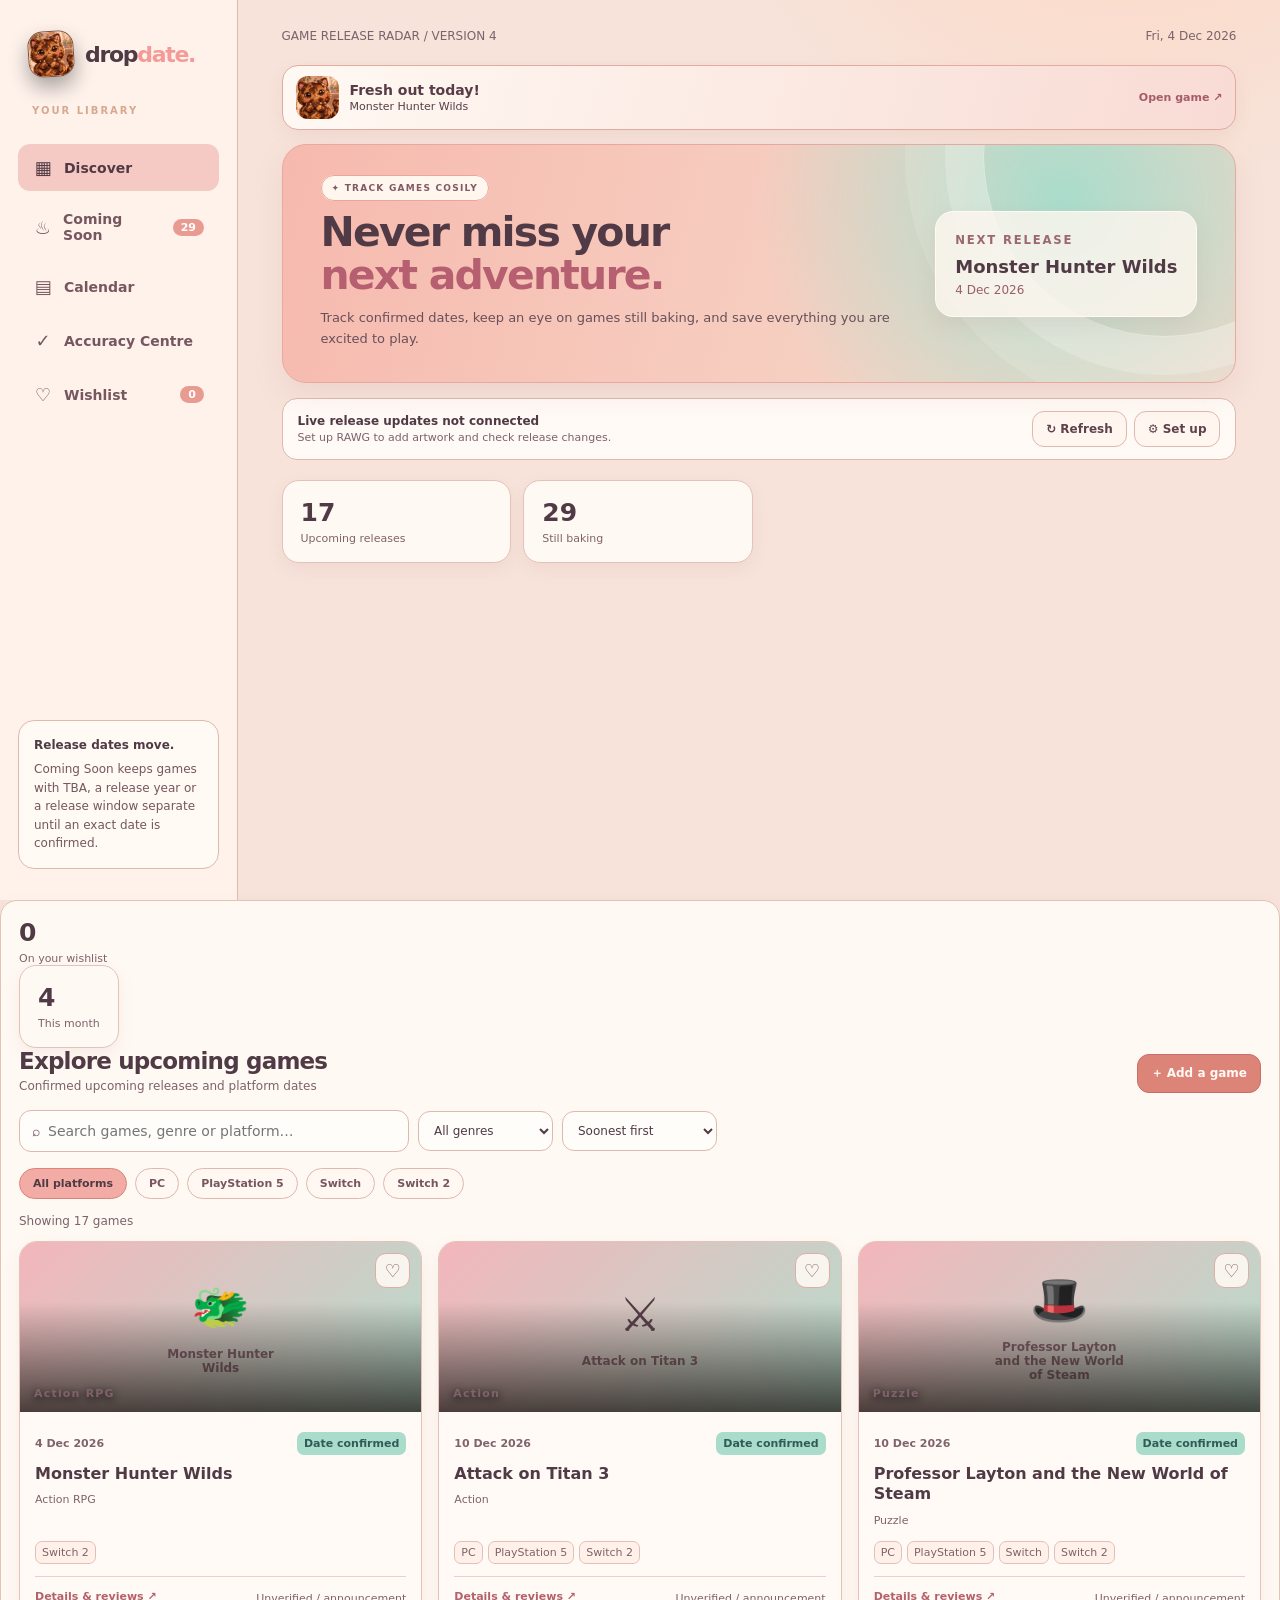
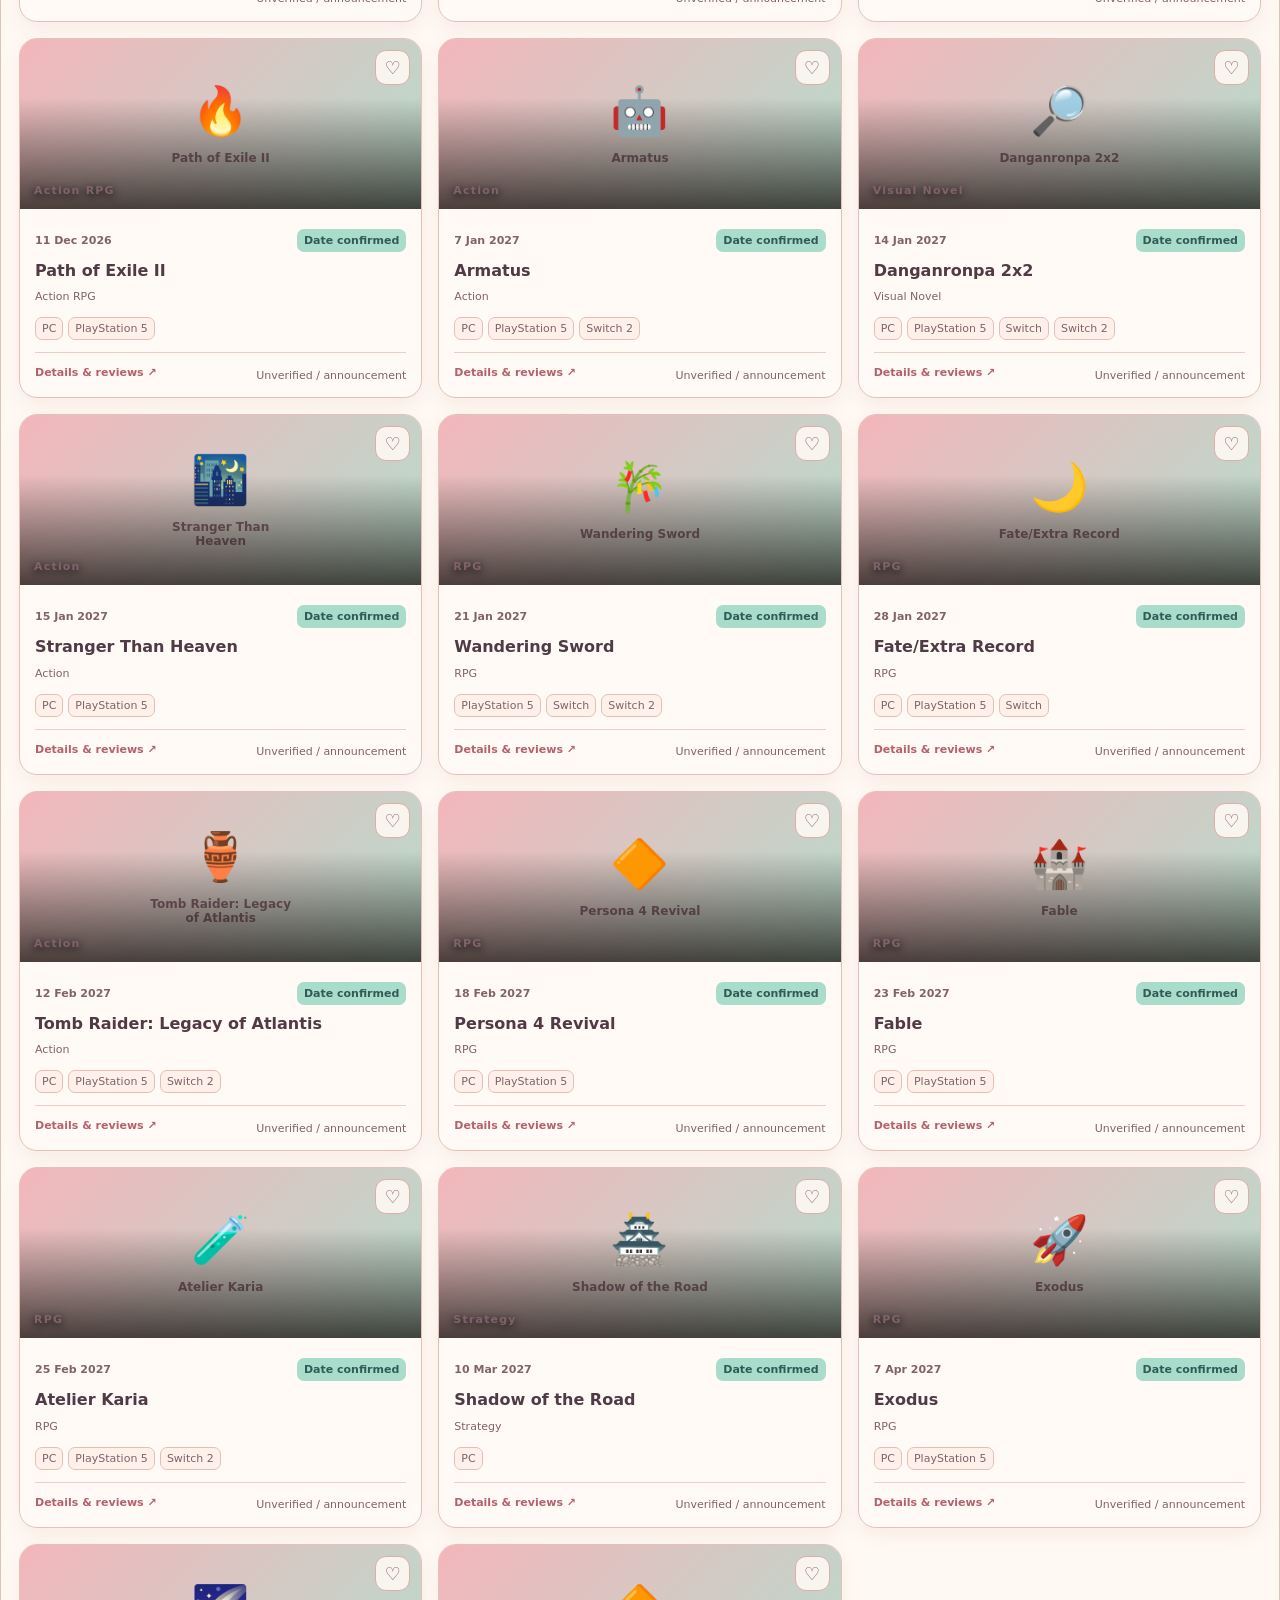
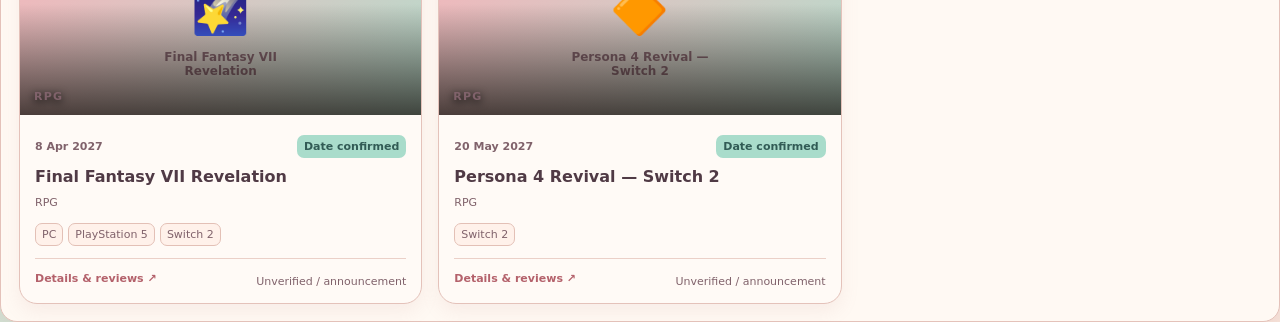
<file: index.html>
<!doctype html>
<html lang="en-GB">
<head>
<meta charset="utf-8"><meta name="viewport" content="width=device-width,initial-scale=1,viewport-fit=cover"><meta name="theme-color" content="#5b3d4a"><meta name="description" content="Dropdate — cosy game release tracker with Coming Soon."><title>Dropdate — Game Release Tracker</title>
<link rel="manifest" href="./manifest.webmanifest"><link rel="icon" href="./icon-192.png" sizes="192x192">
<style>
:root{color-scheme:dark;--bg:#24120c;--panel:#341d15;--panel2:#45261a;--stroke:#6b4435;--ink:#fff1e4;--muted:#d2b09b;--peach:#f6c8aa;--caramel:#d69269;--cream:#fff1e4;--mint:#f0b997}*{box-sizing:border-box}html{scroll-behavior:smooth}body{margin:0;background:radial-gradient(circle at 90% -4%,#9a5938 0,transparent 29rem),radial-gradient(circle at -12% 110%,#6a3019 0,transparent 25rem),var(--bg);color:var(--ink);font:14px Inter,ui-sans-serif,system-ui,-apple-system,"Segoe UI",sans-serif}button,input,select,textarea{font:inherit}button{cursor:pointer}button:disabled{opacity:.55;cursor:not-allowed}button:focus-visible,input:focus-visible,select:focus-visible{outline:2px solid var(--mint);outline-offset:3px}.shell{max-width:1450px;margin:auto;display:grid;grid-template-columns:238px minmax(0,1fr);min-height:100vh}.sidebar{border-right:1px solid var(--stroke);padding:31px 18px;position:sticky;top:0;height:100vh;display:flex;flex-direction:column;gap:28px}.brand{display:flex;gap:11px;align-items:center;color:inherit;text-decoration:none;padding:0 10px}.brandmark{width:46px;height:46px;border-radius:15px;overflow:hidden;border:1px solid #7d503d;transform:rotate(-4deg);box-shadow:0 10px 20px #0005}.brandmark img{width:100%;height:100%;object-fit:cover}.brandname{font-weight:900;font-size:22px;letter-spacing:-1.3px}.brandname em{color:var(--peach);font-style:normal}.eyebrow{font-size:10px;font-weight:850;letter-spacing:2px;color:#d7a98f;text-transform:uppercase;padding:0 14px}.nav{display:grid;gap:7px}.nav button{border:0;background:transparent;color:#edc9b5;width:100%;border-radius:12px;padding:13px 15px;text-align:left;font-weight:750;display:flex;gap:11px;align-items:center}.nav button:hover,.nav button.active{background:#5a3425;color:#fff}.nav-icon{width:20px;text-align:center;font-size:18px}.nav-count{margin-left:auto;background:#7d4b35;border-radius:99px;padding:2px 8px;font-size:11px}.side-note{margin-top:auto;border:1px solid var(--stroke);border-radius:16px;padding:15px;background:#2d1a13;color:#edd1bf;font-size:12px;line-height:1.55}.side-note strong{display:block;color:#fff5ed;margin-bottom:5px}.main{padding:29px clamp(18px,3.4vw,52px) 45px;min-width:0}.topline{display:flex;justify-content:space-between;gap:12px;color:var(--muted);font-size:12px;margin-bottom:22px}.hero{border:1px solid #8b5d48;min-height:214px;border-radius:24px;background:radial-gradient(circle at 82% 24%,#d69269 0,transparent 36%),linear-gradient(105deg,#4f2a1c,#2d1710 74%);padding:33px 38px;display:flex;align-items:center;justify-content:space-between;gap:20px;overflow:hidden;position:relative}.hero:after{content:"";position:absolute;width:360px;height:360px;border:1px solid #fff3eb28;border-radius:50%;right:-110px;top:-170px;box-shadow:0 0 0 38px #fff3eb0a,0 0 0 78px #fff3eb08}.hero-copy{position:relative;z-index:1;max-width:570px}.pill{background:#6f3d26;border:1px solid #c58967;border-radius:99px;padding:7px 10px;font-size:9px;letter-spacing:1.25px;font-weight:850}.hero h1{font-size:clamp(30px,4vw,51px);letter-spacing:-1.8px;line-height:1.06;margin:17px 0 10px}.hero h1 span{color:#ffd1b4}.hero p{line-height:1.6;color:#f3dccd;margin:0;font-size:13px}.hero-next{position:relative;z-index:1;min-width:210px;border:1px solid #f8d5bf35;background:#3a1f16c8;border-radius:18px;padding:19px}.hero-next small{color:#f0cfbc;text-transform:uppercase;letter-spacing:1.8px;font-weight:800}.hero-next b{display:block;margin:9px 0 4px;font-size:18px}.hero-next span{font-size:12px;color:#ffd5bd}.sync{display:flex;justify-content:space-between;align-items:center;gap:12px;flex-wrap:wrap;background:#2d1a13;border:1px solid var(--stroke);border-radius:15px;margin:15px 0;padding:12px 15px}.sync strong{display:block;font-size:12px}.sync span{display:block;color:var(--muted);font-size:11px;margin-top:3px}.sync-actions{display:flex;gap:7px}.btn{border:1px solid var(--stroke);background:#3b2118;color:#fff2e8;border-radius:12px;padding:10px 13px;font-size:12px;font-weight:800}.btn:hover{border-color:var(--caramel)}.btn.primary{background:var(--caramel);border-color:#ecb18c;color:#2b140c}.stats{display:grid;grid-template-columns:repeat(4,minmax(0,1fr));gap:12px;margin:20px 0 28px}.stat{background:var(--panel);border:1px solid #5e3c2e;border-radius:17px;padding:17px 18px;color:inherit;text-align:left}.stat:hover,.stat.active{border-color:var(--caramel);background:#45261a}.stat b{display:block;font-size:25px}.stat span{font-size:11px;color:#e9cdbc;display:block;margin-top:5px}.section-head{display:flex;justify-content:space-between;align-items:end;gap:13px;flex-wrap:wrap;margin-bottom:17px}.section-head h2{margin:0;font-size:23px;letter-spacing:-.8px}.section-head p{color:var(--muted);font-size:12px;margin:5px 0 0}.toolbar{display:flex;gap:9px;align-items:center;flex-wrap:wrap;margin-bottom:12px}.search{display:flex;align-items:center;gap:8px;flex:1;min-width:190px;max-width:390px;background:var(--panel);border:1px solid var(--stroke);border-radius:12px;padding:0 12px}.search input{flex:1;min-width:0;border:0;background:transparent;color:var(--ink);padding:12px 0;outline:none}.select{border:1px solid var(--stroke);background:var(--panel);border-radius:12px;color:var(--ink);padding:11px 28px 11px 11px;font-size:12px}.chips{display:flex;gap:8px;overflow-x:auto;padding:4px 0 15px}.chip{white-space:nowrap;border:1px solid #6f4636;border-radius:99px;background:#2d1a13;color:#f1d5c3;padding:8px 13px;font-size:11px;font-weight:800}.chip.active{background:#754730;border-color:#ecb18c;color:#fff}.results{font-size:12px;color:var(--muted);margin:0 0 13px}.card-grid{display:grid;grid-template-columns:repeat(3,minmax(0,1fr));gap:16px}.game{background:#2e1a13;border:1px solid #5d3a2b;border-radius:18px;overflow:hidden;display:flex;flex-direction:column;min-width:0}.game:hover{border-color:var(--caramel);transform:translateY(-2px)}.art{height:170px;position:relative;overflow:hidden;display:grid;place-items:center;background:linear-gradient(140deg,#794252,#35213c)}.art img{position:absolute;inset:0;width:100%;height:100%;object-fit:cover}.art:after{content:"";position:absolute;inset:35% 0 0;background:linear-gradient(transparent,#120b08b9)}.art i{font-size:56px;font-style:normal;z-index:1}.art-label{position:absolute;left:14px;bottom:12px;z-index:2;font-size:10px;letter-spacing:1.2px;font-weight:850;text-shadow:0 2px 8px #000}.save{position:absolute;z-index:3;top:11px;right:11px;border:1px solid #fff8;background:#24130dbb;color:#fff;width:35px;height:35px;border-radius:11px;font-size:18px}.save.saved{background:#8a3811;color:#fff0e5}.game-body{padding:15px;display:flex;flex-direction:column;gap:9px;flex:1}.meta{display:flex;justify-content:space-between;gap:7px;align-items:center}.date{font-size:11px;color:#ffd0b0;font-weight:850}.status{font-size:9px;border-radius:7px;padding:5px 7px;background:#5c3426;color:#fff0e6;font-weight:850;white-space:nowrap}.status.confirmed{background:var(--peach);color:#2b140c}.game h3{margin:0;font-size:16px;line-height:1.28}.genre{font-size:11px;color:#d2b09b}.platforms{display:flex;gap:5px;flex-wrap:wrap;margin-top:auto}.platform{font-size:10px;background:#4a2a1d;border:1px solid #6f4636;border-radius:7px;padding:4px 6px}.details{border-top:1px solid #5d3a2b;margin-top:3px;padding-top:10px;display:flex;justify-content:space-between;align-items:center}.more{border:0;background:transparent;color:#ffd0b0;padding:3px 0;font-size:11px;font-weight:800}.reliability{font-size:10px;color:#d8b7a2}.baking{display:grid;grid-template-columns:minmax(0,1fr) 170px;gap:18px;align-items:center;border:1px solid #9b6349;border-radius:21px;padding:19px 23px;margin-bottom:18px;background:linear-gradient(110deg,#542e1e,#342018)}.baking h3{font-size:21px;margin:0 0 6px}.baking p{color:#f0d4c1;font-size:12px;line-height:1.55;margin:0}.baking img{width:145px;justify-self:end;filter:drop-shadow(0 10px 16px #0007)}.empty{border:1px dashed #815846;border-radius:18px;padding:42px 16px;text-align:center;color:var(--muted)}.empty img{width:88px;display:block;margin:0 auto 8px}.empty strong{display:block;color:var(--ink);font-size:17px;margin:8px}.calendar{border:1px solid var(--stroke);border-radius:17px;overflow:auto;background:var(--panel)}.week,.days{display:grid;grid-template-columns:repeat(7,minmax(90px,1fr))}.week span{padding:12px 3px;text-align:center;background:var(--panel2);font-size:11px;font-weight:800}.calday{min-height:104px;text-align:left;padding:8px;background:#2e1a13;color:#fff0e5;border:0;border-right:1px solid #5d3b2e;border-top:1px solid #5d3b2e}.calday.out{background:#24130d;color:#927565}.event{display:block;max-width:100%;font-size:9px;background:#ecb18c;color:#2b140c;border-radius:5px;padding:4px;margin-top:5px;overflow:hidden;text-overflow:ellipsis;white-space:nowrap}.modal-bg{position:fixed;inset:0;background:#080910ca;z-index:40;display:grid;place-items:center;padding:16px}.modal{background:#341d15;border:1px solid #8b5c47;border-radius:22px;padding:23px;width:min(100%,540px);max-height:92vh;overflow:auto}.modal h2{margin:0;font-size:23px}.modal p{color:#f1d2bf;font-size:12px;line-height:1.55}.modal-top{display:flex;justify-content:space-between;align-items:center}.close{border:0;background:transparent;color:#fff;font-size:24px}.field{display:grid;gap:6px;margin:13px 0}.field label{font-size:11px;font-weight:850;color:#ffe7d6}.field input,.field select,.field textarea{width:100%;background:#24130d;border:1px solid #6c4535;border-radius:11px;padding:11px;color:#fff}.check-row{display:flex;gap:7px;flex-wrap:wrap}.check-row label{border:1px solid #6c4535;border-radius:8px;padding:7px;font-size:11px}.modal-actions{display:flex;justify-content:flex-end;gap:8px;margin-top:18px}.toast{position:fixed;z-index:90;right:20px;bottom:20px;background:var(--peach);color:#2b140c;border-radius:12px;padding:13px 16px;box-shadow:0 10px 35px #0008;font-weight:850;font-size:12px;max-width:290px}.detail-art{height:160px;border-radius:16px;overflow:hidden;position:relative;display:grid;place-items:center;background:#532e3e;font-size:60px}.detail-art img{position:absolute;inset:0;width:100%;height:100%;object-fit:cover}.detail-row{display:flex;justify-content:space-between;gap:14px;border-bottom:1px solid #5d3a2b;padding:9px 0;font-size:12px}.detail-row span:first-child{color:#e6c4ae}.detail-row span:last-child{text-align:right;font-weight:750}@media(max-width:1050px){.shell{grid-template-columns:190px minmax(0,1fr)}.card-grid{grid-template-columns:repeat(2,minmax(0,1fr))}}@media(max-width:760px){.shell{display:block}.sidebar{z-index:15;position:sticky;top:0;height:auto;padding:10px 15px;background:#2a160ff5;backdrop-filter:blur(14px);flex-direction:row;align-items:center;justify-content:space-between;border-right:0;border-bottom:1px solid var(--stroke);gap:5px}.brand{padding:0}.brandmark{width:35px;height:35px;border-radius:11px}.brandname{font-size:19px}.eyebrow,.side-note{display:none}.nav{display:flex;gap:3px}.nav button{font-size:0;padding:10px 9px;gap:0}.nav-icon{font-size:18px}.nav-count{font-size:9px;margin-left:2px;padding:1px 5px}.main{padding:17px 15px 36px}.topline{margin-bottom:14px}.hero{display:block;padding:21px;min-height:auto}.hero h1{font-size:34px}.hero-next{margin-top:18px;min-width:0}.stats{grid-template-columns:repeat(2,minmax(0,1fr));margin:14px 0 23px}.card-grid{gap:10px}.art{height:130px}.game-body{padding:12px}.game h3{font-size:14px}.baking{grid-template-columns:1fr;padding:17px}.baking img{justify-self:start;width:95px;order:-1}.search{max-width:none;flex-basis:100%}.select{flex:1}.week,.days{min-width:630px}}@media(max-width:370px){.card-grid{grid-template-columns:1fr}.art{height:150px}}

/* Pastel cosy room palette */:root{color-scheme:light;--bg:#f7e3da;--panel:#fff9f3;--panel2:#fae4de;--stroke:#dfb8ae;--ink:#503a45;--muted:#7c626c;--peach:#f49b99;--caramel:#dc8477;--cream:#fffaf4;--mint:#9fd6c5}body{background:radial-gradient(circle at 88% -7%,#ffd5be 0,transparent 28rem),radial-gradient(circle at -10% 105%,#a9dccb 0,transparent 26rem),var(--bg)}.sidebar{background:#fff5efcc;border-color:#dfb8ae}.nav button{color:#76565f}.nav button:hover,.nav button.active{background:#f5cac4;color:#513a43}.nav-count{background:#e99b92;color:#fff}.side-note{background:#fffaf4;color:#76565f}.side-note strong{color:#503a45}.hero{border-color:#e7a99f;background:radial-gradient(circle at 82% 24%,#a9dccb 0,transparent 38%),linear-gradient(105deg,#f7b9ae,#f6d6c7 74%);color:#503a45;box-shadow:0 12px 28px #be8d8a2b}.hero:after{border-color:#fffaf484;box-shadow:0 0 0 38px #fffaf438,0 0 0 78px #fffaf420}.pill{background:#fff6ee;border-color:#eaa69e;color:#815866}.hero h1 span{color:#b65f70}.hero p{color:#684f59}.hero-next{border-color:#fffaf4;background:#fff8f0c9;box-shadow:0 8px 20px #b9827b24}.hero-next small{color:#9b6871}.hero-next span{color:#9b5f69}.sync{background:#fffaf6;border-color:#dfb8ae}.btn{background:#fff6f0;border-color:#dfb8ae;color:#5d424b}.btn.primary{background:var(--caramel);border-color:#c96d6e;color:#fffaf4}.stat{border-color:#e4c2ba;background:var(--panel);box-shadow:0 6px 15px #bc8d8820}.stat:hover,.stat.active{border-color:#dc8477;background:#fff0eb}.stat span{color:#80626b}.search,.select{background:#fffdf9;border-color:#dfb8ae}.chip{background:#fff8f2;border-color:#dfb8ae;color:#76565f}.chip.active{background:#f2aca5;border-color:#dc8477;color:#513a43}.game{background:#fffaf6;border-color:#e4c2ba;box-shadow:0 8px 18px #bc8d881c}.art{background:linear-gradient(140deg,#f4b3bb,#b9ddd0)}.save{background:#fffaf4df;border-color:#dcaea7;color:#875967}.save.saved{background:#d87573;color:#fffaf4}.date,.more{color:#b4616b}.status{background:#f6d4cb;color:#6e4b55}.status.confirmed{background:#a9dccb;color:#315b55}.genre{color:#80626b}.platform{background:#fff1ea;border-color:#e3c0b6;color:#73535c}.details{border-color:#ebd0c8}.baking{border-color:#e6aba1;background:linear-gradient(110deg,#f8c4b8,#f8e4d7);box-shadow:0 10px 22px #bd888122}.baking p{color:#72535c}.empty{border-color:#d9ada6;background:#fff8f3}.calendar{border-color:#dfb8ae;background:var(--panel)}.week span{background:#f8ddd8}.calday{background:#fffdf9;color:#503a45;border-color:#ebd0c8}.calday.out{background:#faeee8;color:#b38f90}.event{background:#f4aaa1;color:#513a43}.modal-bg{background:#4b3541a8}.modal{background:#fff9f3;border-color:#e7a99f;color:#503a45}.modal p{color:#72535c}.close{color:#503a45}.field label{color:#76505b}.field input,.field select,.field textarea{background:#fffdf9;border-color:#dfb8ae;color:#503a45}.check-row label{border-color:#dfb8ae}.detail-row{border-color:#ebd0c8}.detail-row span:first-child{color:#9b6972}.toast{background:#a9dccb;color:#315b55;box-shadow:0 10px 35px #9a6d6a44}@media(max-width:760px){.sidebar{background:#fff5eff2}}
/* Version 4 discovery refinements */
.hero h1{font-size:clamp(26px,3.2vw,42px)}#releaseDay{margin-bottom:14px}.release-day{width:100%;border:1px solid #e3aaa0;background:linear-gradient(105deg,#fff9f3,#f8dbd4);border-radius:16px;padding:10px 13px;display:flex;align-items:center;gap:11px;text-align:left;color:#573c47;box-shadow:0 6px 15px #bc8d8820}.release-day:hover{border-color:#dc8477}.release-day img{width:43px;height:43px;border-radius:12px;object-fit:cover;background:#f2b7b1}.release-day span{display:grid;gap:2px;min-width:0}.release-day strong{font-size:14px}.release-day small{font-size:11px;white-space:nowrap;overflow:hidden;text-overflow:ellipsis}.release-day b{margin-left:auto;font-size:11px;white-space:nowrap;color:#a65c67}.game{cursor:pointer}.game:focus-visible{outline:3px solid var(--mint);outline-offset:3px}.art-fallback{position:absolute;inset:0;display:grid;place-items:center;align-content:center;gap:7px;padding:15px;text-align:center;background:linear-gradient(135deg,#f3b6bb,#b6dccc);color:#513a43;font-weight:800}.art-fallback i{font-size:47px;font-style:normal}.art-fallback span{font-size:12px;max-width:17ch}.art img~.art-fallback{z-index:0}.art img{z-index:1}.event-count{display:block;margin-top:5px;font-size:9px;color:#8d5961}@media(max-width:760px){.hero h1{font-size:30px}.release-day{padding:9px 11px}.release-day b{font-size:10px}.week,.days{min-width:0}.week span{padding:9px 1px;font-size:10px}.calday{min-width:0;min-height:62px;padding:5px;font-size:11px}.calday .event{width:7px;height:7px;padding:0;margin:4px auto 0;border-radius:99px;font-size:0;background:#ef9d99}.calday .event:nth-of-type(n+2){display:none}.calday .event-count{font-size:9px;text-align:center;margin-top:3px}.calendar{overflow:hidden}}
/* Keep the full calendar visible on narrow phones */
@media(max-width:760px){.calendar{width:100%;max-width:100%;overflow:hidden}.calendar .week,.calendar .days{display:grid;width:100%;min-width:0;grid-template-columns:repeat(7,minmax(0,1fr))}.calendar .week span{min-width:0;padding:8px 1px;font-size:9px;overflow:hidden}.calendar .calday{min-width:0;min-height:68px;padding:5px 2px}.calendar .calday b{display:block;padding-left:2px}.calendar .event-count{font-size:8px}}.accuracy-intro{border:1px solid #e4b6ad;background:linear-gradient(105deg,#fff9f4,#f7e1d8);border-radius:18px;padding:18px;margin-bottom:17px;box-shadow:0 8px 18px #bc8d881b}.accuracy-intro h3{margin:0 0 5px;font-size:18px}.accuracy-intro p{margin:0;color:#755862;font-size:12px;line-height:1.55}.accuracy-summary{display:grid;grid-template-columns:repeat(3,minmax(0,1fr));gap:11px;margin:0 0 20px}.accuracy-card{background:#fffaf6;border:1px solid #e4c2ba;border-radius:15px;padding:14px;text-align:left;color:#503a45;box-shadow:0 6px 14px #bc8d8818}.accuracy-card b{display:block;font-size:25px}.accuracy-card span{display:block;font-size:11px;color:#7c626c;margin-top:4px}.accuracy-card.good{background:#f1faf4;border-color:#b6dccc}.accuracy-note{margin:-8px 0 17px;color:#80626b;font-size:11px}.accuracy-group{margin:22px 0}.accuracy-group h3{margin:0 0 5px;font-size:17px}.accuracy-group p{margin:0 0 12px;color:#80626b;font-size:12px}.accuracy-empty{border:1px dashed #dcb8ae;border-radius:14px;padding:15px;background:#fffaf6;color:#80626b;font-size:12px}@media(max-width:760px){.accuracy-summary{grid-template-columns:1fr}.accuracy-card{padding:13px}}</style></head><body>
<div class="shell"><aside class="sidebar"><a class="brand" href="#" aria-label="Dropdate home"><span class="brandmark"><img src="./logo-cat.png" alt="Cookie Cat logo"></span><span class="brandname">drop<em>date.</em></span></a><div class="eyebrow">Your library</div><nav class="nav" id="nav"><button data-view="discover" class="active"><span class="nav-icon">▦</span>Discover</button><button data-view="coming"><span class="nav-icon">♨</span>Coming Soon<span class="nav-count" id="comingCount">0</span></button><button data-view="calendar"><span class="nav-icon">▤</span>Calendar</button><button data-view="accuracy"><span class="nav-icon">✓</span>Accuracy Centre</button><button data-view="wishlist"><span class="nav-icon">♡</span>Wishlist<span class="nav-count" id="wishCount">0</span></button></nav><div class="side-note"><strong>Release dates move.</strong>Coming Soon keeps games with TBA, a release year or a release window separate until an exact date is confirmed.</div></aside><main class="main"><div class="topline"><span>GAME RELEASE RADAR / VERSION 4</span><span id="todayLabel"></span></div><div id="releaseDay"></div><section class="hero"><div class="hero-copy"><span class="pill">✦ TRACK GAMES COSILY</span><h1>Never miss your<br><span>next adventure.</span></h1><p>Track confirmed dates, keep an eye on games still baking, and save everything you are excited to play.</p></div><div class="hero-next"><small>Next release</small><b id="nextTitle">Checking releases…</b><span id="nextDate"></span></div></section><section class="sync"><div><strong id="syncTitle">Live release updates not connected</strong><span id="syncSub">Your RAWG key stays in this browser only.</span></div><div class="sync-actions"><button class="btn" id="refresh">↻ Refresh</button><button class="btn" id="settings">⚙ Set up</button></div></section><section class="stats"><button class="stat" data-stat="discover"><b id="statUpcoming">0</b><span>Upcoming releases</span></button><button class="stat" data-stat="coming"><b id="statComing">0</b><span>Still baking</span></div><div class="stat" data-stat="wishlist"><b id="statWish">0</b><span>On your wishlist</span></button><button class="stat" data-stat="calendar"><b id="statMonth">0</b><span>This month</span></button></section><section id="content" aria-live="polite"></section></main></div><div id="overlay"></div><div id="toasts" aria-live="polite"></div>
<script>
(()=>{'use strict';
const K={games:'dropdate-games-v1',wish:'dropdate-wishlist-v1',live:'dropdate-live-v1',stamp:'dropdate-synced-at-v1',rawg:'dropdate-rawg-key-v1'};const allowed=['PC','PS5','Switch','Switch 2'];
const base=[
['planet-zoo-2','Planet Zoo 2','2026-10-13',['PC','PS5'],'Simulation','🦒'],['valor-mortis','Valor Mortis','2026-10-13',['PC','PS5'],'Action RPG','⚔️'],['witchs-bakery','The Witch’s Bakery','2026-10-14',['PC','PS5','Switch','Switch 2'],'Cosy','🥐'],['castlevania','Castlevania: Belmont’s Curse','2026-10-15',['PC','PS5','Switch'],'Action','🦇'],['ratatan','Ratatan','2026-10-15',['PS5','Switch 2'],'Rhythm','🥁'],['frosthaven','Frosthaven','2026-10-15',['PC'],'Strategy','❄️'],['stupid-never-dies','Stupid Never Dies','2026-10-21',['PC','PS5'],'Action RPG','💀'],['ff-resonance','Final Fantasy Resonance','2026-10-22',['PC','PS5','Switch','Switch 2'],'RPG','✨'],['switch-sports','Nintendo Switch Sports Resort','2026-10-22',['Switch 2'],'Sports','🏝️'],['cod-mw4','Call of Duty: Modern Warfare 4','2026-10-23',['PC','PS5','Switch 2'],'Shooter','🎯'],['one-piece','One Piece: Grand Gourmet','2026-10-23',['PC','Switch','Switch 2'],'Adventure','🍱'],['phantom-blade','Phantom Blade Zero','2026-10-29',['PC','PS5'],'Action RPG','🗡️'],['wolf-among-us','The Wolf Among Us Remastered','2026-10-29',['PC','PS5','Switch','Switch 2'],'Adventure','🐺'],['godzilla','Godzilla: Destroy All Monsters Melee Remastered','2026-11-03',['PC','PS5','Switch 2'],'Fighting','🦖'],['edge-memories','Edge of Memories','2026-11-05',['PC','PS5'],'RPG','🌌'],['zelda-ocarina','The Legend of Zelda: Ocarina of Time','2026-11-05',['Switch 2'],'Adventure','🪈'],['stellar-blade','Stellar Blade: Complete Edition','2026-11-06',['Switch 2'],'Action','⚡'],['metaphor','Metaphor: ReFantazio','2026-11-12',['Switch 2'],'RPG','👑'],['pikmin','Pikmin 4: Switch 2 Edition','2026-11-12',['Switch 2'],'Strategy','🌱'],['sonic-pico','Sonic Pico Park','2026-11-12',['PC','PS5','Switch','Switch 2'],'Platformer','💙'],['gta6','Grand Theft Auto VI','2026-11-19',['PS5'],'Open World','🌴'],['hela','Hela','2026-12-01',['PC','PS5','Switch 2'],'Cosy','🐭'],['dq-monsters','Dragon Quest Monsters: The Withered World','2026-12-03',['PC','PS5','Switch','Switch 2'],'RPG','🐉'],['rayman','Rayman Legends Retold','2026-12-03',['PC','PS5','Switch 2'],'Platformer','🌀'],['dawn-of-war','Warhammer 40,000: Dawn of War IV','2026-12-03',['PC'],'Strategy','🛡️'],['mh-wilds','Monster Hunter Wilds','2026-12-04',['Switch 2'],'Action RPG','🐲'],['prof-layton','Professor Layton and the New World of Steam','2026-12-10',['PC','PS5','Switch','Switch 2'],'Puzzle','🎩'],['attack-titan','Attack on Titan 3','2026-12-10',['PC','PS5','Switch 2'],'Action','⚔️'],['path-exile','Path of Exile II','2026-12-11',['PC','PS5'],'Action RPG','🔥'],['armatus','Armatus','2027-01-07',['PC','PS5','Switch 2'],'Action','🤖'],['danganronpa','Danganronpa 2x2','2027-01-14',['PC','PS5','Switch','Switch 2'],'Visual Novel','🔎'],['stranger-heaven','Stranger Than Heaven','2027-01-15',['PC','PS5'],'Action','🌃'],['wandering-sword','Wandering Sword','2027-01-21',['PS5','Switch','Switch 2'],'RPG','🎋'],['fate-extra','Fate/Extra Record','2027-01-28',['PC','PS5','Switch'],'RPG','🌙'],['persona','Persona 4 Revival','2027-02-18',['PC','PS5'],'RPG','🔶'],['persona-switch2','Persona 4 Revival — Switch 2','2027-05-20',['Switch 2'],'RPG','🔶'],['fable','Fable','2027-02-23',['PC','PS5'],'RPG','🏰'],['tomb-raider','Tomb Raider: Legacy of Atlantis','2027-02-12',['PC','PS5','Switch 2'],'Action','🏺'],['atelier-karia','Atelier Karia','2027-02-25',['PC','PS5','Switch 2'],'RPG','🧪'],['shadow-road','Shadow of the Road','2027-03-10',['PC'],'Strategy','🏯'],['exodus','Exodus','2027-04-07',['PC','PS5'],'RPG','🚀'],['ffvii','Final Fantasy VII Revelation','2027-04-08',['PC','PS5','Switch 2'],'RPG','🌠']].map(x=>({id:x[0],title:x[1],date:x[2],platforms:x[3],genre:x[4],icon:x[5],source:'snapshot',dateSource:'unverified'}));
const curatedConfirmed=[{id:'village-in-the-shade',title:'Village in the Shade',platforms:['PC','PS5','Switch','Switch 2'],platformDates:{PS5:'2026-10-27',Switch:'2026-10-27','Switch 2':'2026-10-27'},genre:'Cosy',icon:'🏡',source:'curated',dateSource:'publisher',addedAt:'2026-10-24',description:'A rural life simulation with a darker mystery. PC is already available; console dates are listed separately.'}];
const anticipated=[{id:'witchbrook',title:'Witchbrook',platforms:['PC','Switch'],genre:'Cosy',icon:'🧹',releaseWindow:'TBA',dateSource:'unverified',addedAt:'2026-10-12',source:'curated'},{id:'duskbloods',title:'The Duskbloods',platforms:['Switch 2'],genre:'Action RPG',icon:'🩸',releaseWindow:'2026',dateSource:'unverified',addedAt:'2026-10-12',source:'curated'},{id:'kena',title:'Kena: Scars of Kosmora',platforms:['PC','PS5'],genre:'Adventure',icon:'🌿',releaseWindow:'TBA',dateSource:'unverified',addedAt:'2026-10-12',source:'curated'}];
const art={persona:'https://shared.fastly.steamstatic.com/store_item_assets/steam/apps/2963950/header.jpg',witchbrook:'https://shared.fastly.steamstatic.com/store_item_assets/steam/apps/1846700/header.jpg',duskbloods:'https://cdn.technobezz.com/c/Technobezz_2026_02_12_T171258_628_b3d5a9b4ec.png',gta6:'https://m.media-amazon.com/images/M/MV5BOWIzN2FhZDYtZGRhMS00ZGZjLTk0NDctZDM4NmJhZjg0NDc3XkEyXkFqcGc@._V1_.jpg','phantom-blade':'https://shared.fastly.steamstatic.com/store_item_assets/steam/apps/4115450/header.jpg',kena:'https://shared.fastly.steamstatic.com/store_item_assets/steam/apps/3485810/header.jpg','village-in-the-shade':'https://shared.fastly.steamstatic.com/store_item_assets/steam/apps/3934250/header.jpg'};
const get=(k,d)=>{try{let x=JSON.parse(localStorage.getItem(k));return x==null?d:x}catch(e){return d}},put=(k,v)=>{try{localStorage.setItem(k,JSON.stringify(v))}catch(e){toast('Storage is unavailable in this browser.')}};let custom=get(K.games,[]),wish=get(K.wish,[]),live=get(K.live,[]),rawg=localStorage.getItem(K.rawg)||'',stamp=localStorage.getItem(K.stamp)||'',view='discover',platform='All',genre='All',query='',sort='soonest',cal=new Date();cal.setDate(1);let syncing=false,syncError='';
const $=s=>document.querySelector(s),esc=s=>String(s??'').replace(/[&<>"']/g,c=>({'&':'&amp;','<':'&lt;','>':'&gt;','"':'&quot;',"'":'&#39;'}[c])),norm=s=>String(s||'').toLowerCase().replace(/[^a-z0-9]/g,''),iso=d=>{let x=new Date(d);return x.getFullYear()+'-'+String(x.getMonth()+1).padStart(2,'0')+'-'+String(x.getDate()).padStart(2,'0')},today=()=>iso(new Date()),date=s=>new Date(s+'T12:00:00'),pretty=s=>date(s).toLocaleDateString('en-GB',{day:'numeric',month:'short',year:'numeric'}),img=g=>g.artwork||art[g.id]||'',okURL=u=>/^https:\/\//.test(u||'');
function clean(g){return {...g,platforms:[...new Set((g.platforms||[]).filter(p=>allowed.includes(p)))],platformDates:g.platformDates||{}}}custom=Array.isArray(custom)?custom.map(clean).filter(g=>g.platforms.length):[];live=Array.isArray(live)?live.map(clean).filter(g=>g.platforms.length):[];
function merge(){let seen=new Set(),out=[];for(let g of [...custom,...live,...base,...curatedConfirmed,...anticipated].map(clean)){let n=norm(g.title);if(!n||seen.has(n))continue;seen.add(n);out.push(g)}return out}
function rows(g){let arr=[];for(let p of g.platforms||[]){let d=(g.platformDates||{})[p]||g.date||null;if(/^\d{4}-\d{2}-\d{2}$/.test(d||''))arr.push({game:g,platform:p,date:d})}return arr}
function exact(g){return rows(g).some(r=>r.date>=today())}function coming(g){return !exact(g)}function status(g){if(exact(g))return ['Date confirmed','confirmed'];if(g.releaseWindow&&g.releaseWindow!=='TBA')return ['Release window','window'];return ['TBA','tba']}function sourceText(g){return g.dateSource==='publisher'?'Publisher confirmed':g.dateSource==='rawg'?'RAWG — verify with publisher':g.dateSource==='manual'?'Your entry':'Unverified / announcement'}
function visibleGames(){let all=merge(),items=view==='coming'?all.filter(coming):view==='wishlist'?all.filter(g=>wish.includes(g.id)):all.filter(g=>exact(g));if(platform!=='All')items=items.filter(g=>g.platforms.includes(platform));if(genre!=='All')items=items.filter(g=>g.genre===genre);if(query.trim())items=items.filter(g=>[g.title,g.genre,g.releaseWindow,...g.platforms].join(' ').toLowerCase().includes(query.toLowerCase()));items.sort((a,b)=>sort==='title'?a.title.localeCompare(b.title):sort==='recent'?String(b.addedAt||'').localeCompare(String(a.addedAt||'')):sort==='popular'?(Number(b.popularity)||0)-(Number(a.popularity)||0):(firstDate(a)||'9999').localeCompare(firstDate(b)||'9999')||a.title.localeCompare(b.title));return items}function firstDate(g){return rows(g).filter(r=>r.date>=today()).map(r=>r.date).sort()[0]||''}
function platformTags(g){return g.platforms.map(p=>'<span class="platform">'+esc(p==='PS5'?'PlayStation 5':p)+'</span>').join('')}function dateText(g){let rs=rows(g).filter(r=>r.date>=today());if(!rs.length)return g.releaseWindow||'TBA';let unique=[...new Set(rs.map(r=>r.date))].sort();return unique.length===1?pretty(unique[0]):'Dates vary by platform'}
function toast(t){$('#toasts').innerHTML='<div class="toast">'+esc(t)+'</div>';setTimeout(()=>$('#toasts').innerHTML='',3100)}function saved(id){return wish.includes(id)}function toggle(id){wish=saved(id)?wish.filter(x=>x!==id):[...wish,id];put(K.wish,wish);render();toast(saved(id)?'Added to your cosy stash!':'Removed from your cosy stash.')}function card(g){let st=status(g),a=img(g);return '<article class="game" data-open-game="'+esc(g.id)+'" role="button" tabindex="0" aria-label="Open details for '+esc(g.title)+'"><div class="art"><div class="art-fallback"><i>'+esc(g.icon||'🎮')+'</i><span>'+esc(g.title)+'</span></div>'+(okURL(a)?'<img src="'+esc(a)+'" alt="Artwork for '+esc(g.title)+'" loading="lazy" referrerpolicy="no-referrer" onerror="this.remove()">':'')+'<span class="art-label">'+esc(g.genre)+'</span><button class="save '+(saved(g.id)?'saved':'')+'" data-save="'+esc(g.id)+'" aria-label="Toggle wishlist">'+(saved(g.id)?'♥':'♡')+'</button></div><div class="game-body"><div class="meta"><span class="date">'+esc(dateText(g))+'</span><span class="status '+st[1]+'">'+st[0]+'</span></div><h3>'+esc(g.title)+'</h3><div class="genre">'+esc(g.genre)+'</div><div class="platforms">'+platformTags(g)+'</div><div class="details"><button class="more" data-detail="'+esc(g.id)+'">Details &amp; reviews ↗</button><span class="reliability">'+esc(sourceText(g))+'</span></div></div></article>'}
function controls(){let genres=[...new Set(merge().map(g=>g.genre))].sort(),showPopular=visibleGames().some(g=>Number(g.popularity)>0);return '<div class="toolbar"><label class="search">⌕<input id="search" type="search" value="'+esc(query)+'" placeholder="Search games, genre or platform…" aria-label="Search games"></label><select id="genre" class="select" aria-label="Genre"><option>All genres</option>'+genres.map(x=>'<option '+(genre===x?'selected':'')+'>'+esc(x)+'</option>').join('')+'</select><select id="sort" class="select" aria-label="Sort"><option value="soonest" '+(sort==='soonest'?'selected':'')+'>Soonest first</option><option value="title" '+(sort==='title'?'selected':'')+'>A to Z</option><option value="recent" '+(sort==='recent'?'selected':'')+'>Recently added</option>' +(showPopular?'<option value="popular" '+(sort==='popular'?'selected':'')+'>Most anticipated</option>':'')+'</select></div><div class="chips" aria-label="Platform filter">'+['All','PC','PS5','Switch','Switch 2'].map(p=>'<button class="chip '+(platform===p?'active':'')+'" data-platform="'+p+'">'+(p==='All'?'All platforms':p==='PS5'?'PlayStation 5':p)+'</button>').join('')+'</div>'}
function header(title,sub){return '<div class="section-head"><div><h2>'+title+'</h2><p>'+sub+'</p></div><button class="btn primary" id="add">＋ Add a game</button></div>'}
function releaseDay(){let games=merge().filter(g=>rows(g).some(r=>r.date===today()));if(!games.length)return '';let g=games[0],a=img(g);return '<button class="release-day" data-release-day="'+esc(g.id)+'" aria-label="Open release for '+esc(g.title)+'">'+(okURL(a)?'<img src="'+esc(a)+'" alt="">':'<img src="./logo-cat.png" alt="Cookie Cat celebrates release day">')+'<span><strong>Fresh out today!</strong><small>'+esc(g.title)+'</small></span><b>Open game ↗</b></button>'}function list(){let games=visibleGames(),isComing=view==='coming',isWish=view==='wishlist';let intro=isComing?'<div class="baking"><div><h3>These games are still baking!</h3><p>Their release dates have not been confirmed. A TBA, year or release window stays here until a publisher confirms an exact date.</p></div><img src="./logo-cat.png" alt="Cookie Cat"></div>':'';let empty=isWish&&wish.length===0?['Your wishlist tray is empty!','Save a game with the heart to keep it close.']:['No treats found. Try another search!','Try another genre, platform or title.'];return header(isComing?'Coming Soon':isWish?'Your wishlist':'Explore upcoming games',isComing?'Announced releases without an exact date':isWish?'Games you have saved for later':'Confirmed upcoming releases and platform dates')+intro+controls()+'<p class="results">Showing '+games.length+' '+(games.length===1?'game':'games')+'</p>'+(games.length?'<div class="card-grid">'+games.map(card).join('')+'</div>':'<div class="empty"><img src="./logo-cat.png" alt="Cookie Cat"><strong>'+empty[0]+'</strong>'+empty[1]+'</div>')}
function needsDateCheck(g){return exact(g)&&g.dateSource!=='publisher'&&g.dateSource!=='manual'}function needsArtwork(g){return !okURL(img(g))}function accuracy(){let all=merge(),dateChecks=all.filter(needsDateCheck),artChecks=all.filter(needsArtwork),baking=all.filter(coming),confirmed=all.filter(g=>exact(g)&&g.dateSource==='publisher'),refreshNote=stamp?'RAWG was last refreshed '+new Date(stamp).toLocaleString('en-GB',{dateStyle:'medium',timeStyle:'short'})+'.':'RAWG has not refreshed in this browser yet.';let review=[...new Map([...dateChecks,...artChecks].map(g=>[g.id,g])).values()];let group=(title,sub,games,empty)=>'<section class="accuracy-group"><h3>'+title+'</h3><p>'+sub+'</p>'+(games.length?'<div class="card-grid">'+games.map(card).join('')+'</div>':'<div class="accuracy-empty">'+empty+'</div>')+'</section>';return header('Accuracy Centre','A clear view of release data that needs attention')+'<div class="accuracy-intro"><h3>Cookie Cat is checking the tray.</h3><p>RAWG helps discover games, but publisher-confirmed dates are the most reliable. Open a game to see its platform dates and source.</p></div><div class="accuracy-summary"><div class="accuracy-card"><b>'+review.length+'</b><span>Need a date or artwork check</span></button><div class="accuracy-card"><b>'+baking.length+'</b><span>Still baking</span></button><div class="accuracy-card good"><b>'+confirmed.length+'</b><span>Publisher-confirmed releases</span></div></div><p class="accuracy-note">'+esc(refreshNote)+' Your wishlist and custom games are never removed by a refresh.</p>'+group('Needs review','These dates come from a listing rather than a publisher, or their artwork is missing.',review,'Everything currently has artwork and a trusted release date.')+group('Still baking','These games have a TBA, year or release window instead of an exact date.',baking,'No games are waiting for a confirmed date.')}function calendar(){let y=cal.getFullYear(),m=cal.getMonth(),first=new Date(y,m,1),last=new Date(y,m+1,0).getDate(),off=(first.getDay()+6)%7,count=Math.ceil((off+last)/7)*7;let events=[];for(let g of merge())for(let r of rows(g))if(r.date>=today()&&(platform==='All'||r.platform===platform)&&(genre==='All'||g.genre===genre))events.push(r);let cells='';for(let i=0;i<count;i++){let d=i-off+1,real=d>0&&d<=last,x=new Date(y,m,d),k=iso(x),e=real?events.filter(v=>v.date===k):[];cells+='<button class="calday '+(!real?'out':'')+'" '+(e.length?'data-day="'+k+'"':'')+'><b>'+x.getDate()+'</b>'+e.slice(0,2).map(v=>'<span class="event">'+esc(v.game.title)+' · '+esc(v.platform)+'</span>').join('')+(e.length>2?'<span class="event-count">+'+(e.length-2)+'</span>':'')+'</button>'}return header('Release calendar','Platform-specific dates are shown on the correct day')+controls()+'<div class="toolbar"><button class="btn" id="prev">‹ Previous</button><b>'+cal.toLocaleDateString('en-GB',{month:'long',year:'numeric'})+'</b><button class="btn" id="next">Next ›</button><button class="btn" id="now">Today</button></div><div class="calendar"><div class="week">'+['Mon','Tue','Wed','Thu','Fri','Sat','Sun'].map(x=>'<span>'+x+'</span>').join('')+'</div><div class="days">'+cells+'</div></div>'}
function stats(){let all=merge(),up=all.filter(exact),soon=all.filter(coming),w=wish.filter(id=>all.some(g=>g.id===id)).length,month=up.filter(g=>rows(g).some(r=>r.date.slice(0,7)===today().slice(0,7))).length,next=up.map(g=>({g,d:firstDate(g)})).filter(x=>x.d).sort((a,b)=>a.d.localeCompare(b.d))[0];$('#statUpcoming').textContent=up.length;$('#statComing').textContent=soon.length;$('#statWish').textContent=w;$('#statMonth').textContent=month;$('#comingCount').textContent=soon.length;$('#wishCount').textContent=w;$('#nextTitle').textContent=next?next.g.title:'No confirmed release';$('#nextDate').textContent=next?pretty(next.d):'Check Coming Soon for games still baking.'}
function render(){stats();$('#releaseDay').innerHTML=releaseDay();$('#todayLabel').textContent=new Date().toLocaleDateString('en-GB',{weekday:'short',day:'numeric',month:'short',year:'numeric'});document.querySelectorAll('[data-view]').forEach(b=>b.classList.toggle('active',b.dataset.view===view));syncUI();$('#content').innerHTML=view==='calendar'?calendar():view==='accuracy'?accuracy():list()}
function detail(g){let exactRows=rows(g).filter(r=>r.date>=today()),a=img(g);$('#overlay').innerHTML='<div class="modal-bg" id="back"><div class="modal"><div class="modal-top"><h2>'+esc(g.title)+'</h2><button class="close" data-close>×</button></div><div class="detail-art">'+(okURL(a)?'<img src="'+esc(a)+'" alt="Artwork for '+esc(g.title)+'">':esc(g.icon||'🎮'))+'</div><p>'+esc(g.description||'Release details are kept separate until the publisher confirms them.')+'</p><div class="detail-row"><span>Status</span><span>'+status(g)[0]+'</span></div><div class="detail-row"><span>Announced</span><span>'+esc(g.releaseWindow||dateText(g))+'</span></div><div class="detail-row"><span>Platforms</span><span>'+esc(g.platforms.join(', '))+'</span></div><div class="detail-row"><span>Platform dates</span><span>'+esc(exactRows.length?exactRows.map(r=>r.platform+': '+pretty(r.date)).join(' · '):'Not confirmed')+'</span></div><div class="detail-row"><span>Reliability</span><span>'+esc(sourceText(g))+'</span></div><div class="detail-row"><span>Reviews</span><span class="review-unavailable">Reviews are not available yet.</span></div><div class="modal-actions"><button class="btn" data-close>Close</button><button class="btn primary" data-save="'+esc(g.id)+'">'+(saved(g.id)?'♥ Remove from wishlist':'♡ Add to wishlist')+'</button></div></div></div>'}
function form(){let opts=['Action','Action RPG','Adventure','Cosy','Fighting','Open World','Platformer','Puzzle','RPG','Rhythm','Shooter','Simulation','Sports','Strategy','Visual Novel'];$('#overlay').innerHTML='<div class="modal-bg" id="back"><form class="modal" id="form"><div class="modal-top"><h2>Add a game</h2><button type="button" class="close" data-close>×</button></div><p>Add a confirmed date, a release window, or leave both blank for TBA. Dropdate will never invent an exact date.</p><div class="field"><label>Game title<input name="title" required maxlength="100"></label></div><div class="field"><label>Exact release date (optional)<input type="date" name="date"></label></div><div class="field"><label>Release window or year (optional)<input name="window" maxlength="50" placeholder="e.g. Spring 2027 or Q4 2027"></label></div><div class="field"><label>Platforms</label><div class="check-row">'+allowed.map(p=>'<label><input type="checkbox" name="platform" value="'+p+'" checked>'+p+'</label>').join('')+'</div></div><div class="field"><label>Genre<select name="genre">'+opts.map(x=>'<option>'+x+'</option>').join('')+'</select></label></div><div class="field"><label>Artwork HTTPS URL (optional)<input type="url" name="artwork" placeholder="https://..."></label></div><div class="field"><label>Notes (optional)<textarea name="notes" maxlength="250"></textarea></label></div><div class="modal-actions"><button type="button" class="btn" data-close>Cancel</button><button class="btn primary">Save game</button></div></form></div>'}
function syncUI(){let title=$('#syncTitle'),sub=$('#syncSub');$('#refresh').disabled=syncing;$('#refresh').textContent=syncing?'↻ Updating…':'↻ Refresh';$('#settings').textContent=rawg?'⚙ Settings':'⚙ Set up';if(syncing){title.textContent='Checking new releases…';sub.textContent='Looking for confirmed dates and artwork from RAWG.'}else if(syncError){title.textContent='Could not refresh releases';sub.textContent=syncError+' Your saved tracker is still safe.'}else if(rawg&&stamp){title.textContent='Auto-updates connected';sub.textContent='Last checked '+new Date(stamp).toLocaleString('en-GB',{dateStyle:'medium',timeStyle:'short'})+' · refreshes every 24 hours when opened.'}else{title.textContent='Live release updates not connected';sub.textContent='Set up RAWG to add artwork and check release changes.'}}
function settings(){$('#overlay').innerHTML='<div class="modal-bg" id="back"><form class="modal" id="rawgForm"><div class="modal-top"><h2>Automatic release updates</h2><button type="button" class="close" data-close>×</button></div><p>Paste your personal RAWG API key. It remains only in this browser’s local storage and is never committed to GitHub.</p><div class="field"><label>RAWG API key<input id="rawgInput" type="password" autocomplete="off" required value="'+esc(rawg)+'"></label></div><p>Dropdate refreshes confirmed upcoming releases once every 24 hours while the app is open. Failed requests leave your existing games, wishlist and custom entries in place.</p><div class="modal-actions"><button type="button" class="btn" data-close>Cancel</button><button class="btn primary">Save & refresh</button></div></form></div>'}
function rawgPlat(p){let n=String(p?.name||p?.slug||'').toLowerCase();if(/switch\s*2|switch-2/.test(n))return'Switch 2';if(/nintendo\s*switch|nintendo-switch/.test(n))return'Switch';if(/playstation\s*5|playstation5/.test(n))return'PS5';if(n==='pc'||n==='windows')return'PC';return null}function rawgGenre(a){let n=(a||[]).map(x=>String(x.name||'').toLowerCase());if(n.includes('rpg')||n.includes('role-playing games (rpg)'))return n.includes('action')?'Action RPG':'RPG';let m={action:'Action',adventure:'Adventure',strategy:'Strategy',simulation:'Simulation',shooter:'Shooter',puzzle:'Puzzle',platformer:'Platformer',sports:'Sports',fighting:'Fighting',casual:'Cosy'};return n.map(x=>m[x]).find(Boolean)||'Other'}
async function req(path,p){let q=new URLSearchParams({key:rawg,...p}),r=await fetch('https://api.rawg.io/api/'+path+'?'+q,{cache:'no-store'});if(!r.ok)throw Error(r.status===401||r.status===403?'RAWG rejected the API key.':r.status===429?'RAWG rate limit reached. Try again later.':'RAWG returned HTTP '+r.status);let j=await r.json();if(!Array.isArray(j.results))throw Error('RAWG returned an unexpected response.');return j.results}function mapRaw(g){let ps=[...new Set((g.platforms||[]).map(x=>rawgPlat(x.platform)).filter(Boolean))];if(!g?.name||!ps.length)return null;let pd={};for(let x of g.platforms||[]){let p=rawgPlat(x.platform),d=x.released_at;if(p&&/^\d{4}-\d{2}-\d{2}$/.test(d||''))pd[p]=d}let d=/^\d{4}-\d{2}-\d{2}$/.test(g.released||'')?g.released:null;return {id:'rawg-'+g.id,title:g.name,platforms:ps,date:d,platformDates:pd,genre:rawgGenre(g.genres),icon:'🎮',artwork:okURL(g.background_image)?g.background_image:(okURL(g.background_image_additional)?g.background_image_additional:''),description:'Listed by RAWG. Verify final release details with the publisher.',source:'rawg',dateSource:'rawg',popularity:Number(g.added)||0,addedAt:new Date().toISOString()}}
async function sync(force){if(syncing||!rawg)return;if(!force&&stamp&&Date.now()-Date.parse(stamp)<86400000)return;syncing=true;syncError='';syncUI();try{let start=today(),end=iso(new Date(Date.now()+365*86400000)),list=await req('games',{dates:start+','+end,platforms:'4,187,7',page_size:'40',ordering:'-added'}),extra=[];for(let g of anticipated){try{extra.push(...await req('games',{search:g.title,page_size:'1'}))}catch(e){}}let mapped=[...list,...extra].map(mapRaw).filter(Boolean),previous=new Map(live.map(g=>[norm(g.title),firstDate(g)]));for(let g of mapped){let old=previous.get(norm(g.title)),now=firstDate(g);if(old&&now&&now>old)toast("This one's staying in the oven a little longer.")}let dedup=new Map();for(let g of mapped)if(!dedup.has(norm(g.title)))dedup.set(norm(g.title),g);live=[...dedup.values()];stamp=new Date().toISOString();put(K.live,live);localStorage.setItem(K.stamp,stamp);toast('Release list refreshed — your cosy stash is safe.')}catch(e){syncError=e.message||'Network error.'}finally{syncing=false;render()}}
$('#releaseDay').addEventListener('click',e=>{let b=e.target.closest('[data-release-day]');if(b){let g=merge().find(x=>x.id===b.dataset.releaseDay);if(g)detail(g)}});$('#content').addEventListener('keydown',e=>{let t=e.target.closest('[data-open-game]');if(t&&(e.key==='Enter'||e.key===' ')){e.preventDefault();let g=merge().find(x=>x.id===t.dataset.openGame);if(g)detail(g)}});$('#nav').addEventListener('click',e=>{let b=e.target.closest('[data-view]');if(!b)return;view=b.dataset.view;query='';render()});document.querySelector('.stats').addEventListener('click',e=>{let b=e.target.closest('[data-stat]');if(b){view=b.dataset.stat;render()}});$('#content').addEventListener('click',e=>{let b=e.target.closest('button'),tile=e.target.closest('[data-open-game]');if(tile&&!b){let g=merge().find(x=>x.id===tile.dataset.openGame);if(g)detail(g);return}if(!b)return;if(b.dataset.platform){platform=b.dataset.platform;render()}else if(b.dataset.save)toggle(b.dataset.save);else if(b.dataset.detail){let g=merge().find(x=>x.id===b.dataset.detail);if(g)detail(g)}else if(b.id==='add')form();else if(b.id==='prev'){cal.setMonth(cal.getMonth()-1);render()}else if(b.id==='next'){cal.setMonth(cal.getMonth()+1);render()}else if(b.id==='now'){cal=new Date();cal.setDate(1);render()}else if(b.dataset.day){query='';view='discover';let g=merge().filter(x=>rows(x).some(r=>r.date===b.dataset.day));$('#content').innerHTML=header('Releases · '+pretty(b.dataset.day),'Confirmed releases for this day')+'<div class="card-grid">'+g.map(card).join('')+'</div>'}});$('#content').addEventListener('input',e=>{if(e.target.id==='search'){query=e.target.value;let p=e.target.selectionStart;render();let f=$('#search');f.focus();f.setSelectionRange(p,p)}});$('#content').addEventListener('change',e=>{if(e.target.id==='genre'){genre=e.target.value==='All genres'?'All':e.target.value;render()}if(e.target.id==='sort'){sort=e.target.value;render()}});$('#overlay').addEventListener('click',e=>{if(e.target.id==='back'||e.target.closest('[data-close]')){$('#overlay').innerHTML='';return}let b=e.target.closest('[data-save]');if(b){toggle(b.dataset.save);let g=merge().find(x=>x.id===b.dataset.save);if(g)detail(g)}});$('#overlay').addEventListener('submit',e=>{if(e.target.id==='form'){e.preventDefault();let f=new FormData(e.target),title=String(f.get('title')||'').trim(),platforms=f.getAll('platform');if(!title||!platforms.length){toast('Add a title and at least one platform.');return}let u=String(f.get('artwork')||'').trim();if(u&&!okURL(u)){toast('Artwork needs an HTTPS link.');return}custom.push({id:'custom-'+Date.now(),title,platforms,genre:String(f.get('genre')),date:String(f.get('date')||'')||null,releaseWindow:String(f.get('window')||'').trim()||'TBA',artwork:u,description:String(f.get('notes')||''),icon:'🎮',source:'custom',dateSource:'manual',addedAt:new Date().toISOString()});put(K.games,custom);$('#overlay').innerHTML='';view='discover';render();toast('Game added to your cosy stash!')}if(e.target.id==='rawgForm'){e.preventDefault();rawg=$('#rawgInput').value.trim();if(!rawg)return;localStorage.setItem(K.rawg,rawg);$('#overlay').innerHTML='';stamp='';sync(true)}});$('#refresh').addEventListener('click',()=>rawg?sync(true):settings());$('#settings').addEventListener('click',settings);document.addEventListener('keydown',e=>{if(e.key==='Escape')$('#overlay').innerHTML=''});render();if(rawg)sync(false);document.addEventListener('visibilitychange',()=>{if(!document.hidden&&rawg)sync(false)});
})();
</script><script>if('serviceWorker'in navigator&&location.protocol.startsWith('http'))navigator.serviceWorker.register('./sw.js').catch(()=>{})</script></body></html>
</file>
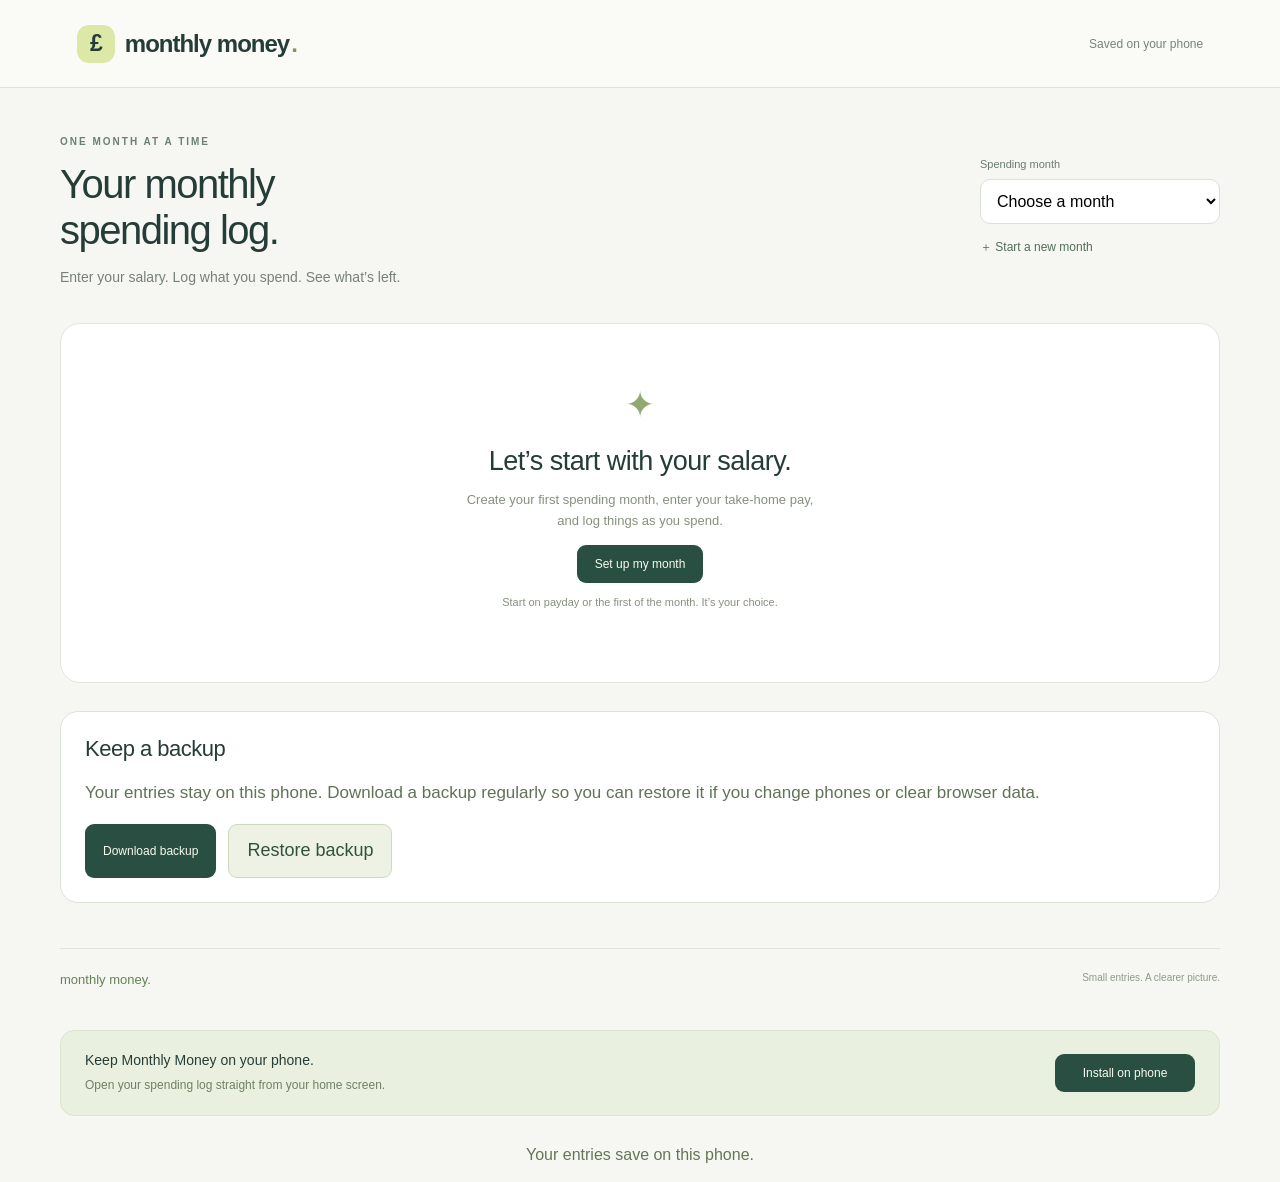
<file: monthly-money/index.html>
<!doctype html>
<html lang="en-GB"><head>
<meta charset="utf-8"><meta name="viewport" content="width=device-width, initial-scale=1, viewport-fit=cover"><meta name="theme-color" content="#274e43"><meta name="description" content="Your monthly salary, bills and spending, saved privately on your phone."><meta name="apple-mobile-web-app-capable" content="yes"><meta name="apple-mobile-web-app-title" content="Monthly Money"><meta name="apple-mobile-web-app-status-bar-style" content="default">
<title>Monthly Money</title><link rel="manifest" href="./manifest.webmanifest"><link rel="icon" href="./icon-192.png"><link rel="apple-touch-icon" href="./apple-touch-icon.png"><link rel="stylesheet" href="./styles.css"><script src="./app.js" defer></script>
</head><body><div id="root"></div><noscript>This app needs JavaScript enabled to save your spending log.</noscript></body></html>
</file>
<file: monthly-money/styles.css>
:root{font-family:Arial,Helvetica,sans-serif;color:#263c38;background:#f6f7f2;font-synthesis:none}*{box-sizing:border-box}body{margin:0}button,input,select{font:inherit}button,a,input,select{-webkit-tap-highlight-color:transparent}button{cursor:pointer}button:disabled{opacity:.5;cursor:wait}a{color:inherit}header{height:88px;border-bottom:1px solid #dde4db;padding:0 6%;display:flex;align-items:center;justify-content:space-between;background:#fafbf7}.brand{font-size:24px;font-weight:700;text-decoration:none;letter-spacing:-1px;display:flex;align-items:center;gap:10px}.brand-icon{background:#dce8a6;width:38px;height:38px;display:grid;place-items:center;border-radius:12px;font-size:23px}.brand-dot{color:#7e9852;margin-left:-8px}.private{font-size:12px;color:#75837b}.shell{max-width:1240px;margin:auto;padding:48px 40px 0}.heading{display:flex;align-items:center;justify-content:space-between;gap:30px;margin-bottom:38px}.eyebrow{letter-spacing:2px;font-size:10px;font-weight:700;color:#6c8073;margin:0 0 15px}h1{font-size:40px;line-height:1.14;letter-spacing:-1.5px;font-weight:500;margin:0}h2{font-size:22px;font-weight:500;letter-spacing:-.5px;margin:0}h3{font-size:15px;margin:0}.sub{color:#788179;font-size:14px;margin:16px 0 0}.month-control{width:240px}.month-control label{display:block;font-size:11px;color:#6c7a71;margin-bottom:9px}.month-control select{width:100%;background:white;border:1px solid #dae1d7;border-radius:10px;padding:12px}.text-button{background:none;border:0;padding:8px 0;color:#526d58;font-size:12px}.month-control .text-button{margin-top:7px}.overview{display:grid;grid-template-columns:1.6fr 1fr;gap:20px}.balance{background:#274e43;color:#f2f7e9;border-radius:20px;padding:28px 32px;box-shadow:0 10px 25px #274e430d}.balance-top{display:flex;justify-content:space-between;align-items:center;gap:10px;font-size:10px;letter-spacing:1.5px}.pill{background:#ffffff16;color:#cddbcf;border-radius:20px;padding:8px 10px;letter-spacing:0;font-size:10px}.big{font-size:57px;line-height:1;margin:26px 0 12px;letter-spacing:-2px;font-weight:500}.balance>p:not(.big){font-size:12px;color:#ccdbd0}.light-link{background:transparent;border:0;color:#dce8a6;font-size:11px;margin-left:12px}.track{height:7px;border-radius:10px;background:#ffffff20;margin-top:25px;overflow:hidden}.track div{height:100%;background:#dce8a6;border-radius:10px;transition:width .5s}.balance-footer{display:flex;justify-content:space-between;color:#b8cbbf;font-size:10px;margin-top:12px;gap:12px}.negative{color:#ffd4bd}.stats{background:#fff;border:1px solid #e1e6dd;border-radius:20px;padding:12px 25px;display:flex;flex-direction:column;justify-content:space-around}.stats>div{display:flex;align-items:center;gap:13px;padding:17px 0;border-bottom:1px solid #edf0e8;font-size:12px;color:#758278}.stats>div:last-child{border:0}.stats strong{margin-left:auto;font-size:23px;color:#344c3f;font-weight:500;letter-spacing:-.5px}.stat-icon{width:36px;height:36px;border-radius:12px;background:#eef3e9;display:grid;place-items:center;font-size:20px;color:#6c8057}.budget-section{margin-top:36px}.section-title{display:flex;justify-content:space-between;align-items:center;gap:16px;margin-bottom:20px}.section-title p{font-size:12px;color:#7d877f;margin:7px 0 0}.budgets{display:grid;grid-template-columns:repeat(4,1fr);gap:15px}.budgets article{background:#fff;border:1px solid #e1e6dd;border-radius:15px;padding:20px}.budget-top{display:flex;justify-content:space-between}.budget-top span{color:#8a9a72}.budgets p{margin:21px 0 12px}.budgets strong{font-size:21px;font-weight:500;letter-spacing:-.7px}.budgets p span{font-size:11px;color:#8b9589}.budget-track{height:5px;background:#edf0e6;border-radius:10px;overflow:hidden;margin-bottom:11px}.budget-track div{height:100%;background:#9aae79;border-radius:10px;transition:width .5s}.budget-track .over{background:#c68368}small{font-size:10px;color:#7c887a}.over-text{color:#b56848}.footnote{display:block;margin-top:8px;font-size:9px;color:#909b8e}.transactions{background:#fff;border:1px solid #e1e6dd;border-radius:18px;padding:26px;margin-top:32px}.count{display:inline-block;vertical-align:middle;font-size:10px;background:#eff2e8;border-radius:7px;padding:4px 7px;color:#819074;margin-left:5px}.primary{background:#294f43;color:#f8faef;border:0;padding:12px 18px;border-radius:9px;font-size:12px;transition:background .2s}.primary:hover{background:#416853}.tools{display:flex;justify-content:space-between;align-items:center;gap:18px;padding-bottom:16px;border-bottom:1px solid #e7ece4}.tabs{display:flex;gap:5px;flex-wrap:wrap}.tabs button{border:0;background:transparent;border-radius:7px;padding:9px 13px;color:#83907f;font-size:11px}.tabs button.active{background:#eef3e5;color:#3d5b41}.tools input{border:1px solid #e2e7dc;border-radius:8px;padding:10px 12px;font-size:11px;max-width:220px;min-width:0}.table-wrap{overflow-x:auto}table{width:100%;border-collapse:collapse;text-align:left;white-space:nowrap}th{font-size:9px;text-transform:uppercase;letter-spacing:1px;font-weight:500;color:#939d8f;padding:18px 8px 12px}td{padding:15px 8px;border-bottom:1px solid #edf0e8;font-size:11px;color:#7e897d}td strong{display:block;font-size:13px;font-weight:500;color:#344b3d}td small{display:block;margin-top:5px;font-size:9px}.category{background:#f1f4ec;border-radius:6px;padding:5px 8px;font-size:10px}.amount{font-size:13px;color:#364d40;font-weight:500}th:nth-child(4),td:nth-child(4){text-align:right}td:last-child{text-align:right;width:55px}.log-footer{display:flex;align-items:center;justify-content:space-between;gap:12px;margin-top:15px;font-size:10px;color:#919b8b}.empty{text-align:center;padding:45px 15px}.empty p{color:#86907f;font-size:13px;line-height:1.6}.setup{border:1px solid #e1e6dd;border-radius:20px;background:#fff;padding:60px 20px}.setup h2{font-size:27px}.leaf{font-size:36px;color:#92a871;display:block;margin-bottom:20px}.small{font-size:11px!important;color:#879480;line-height:1.5}.summary{font-size:12px;color:#74866b;margin-top:20px}footer{margin-top:45px;border-top:1px solid #dfe6d9;padding:23px 0;font-size:13px;color:#668058}footer span{float:right;font-size:10px;color:#8f9a86}.overlay{position:fixed;inset:0;background:#17332cb0;display:flex;align-items:center;justify-content:center;padding:20px;z-index:20;backdrop-filter:blur(4px)}.dialog{background:#fdfef9;padding:28px;border-radius:18px;width:470px;max-width:100%;max-height:95vh;overflow-y:auto;box-shadow:0 25px 80px #142a3540}.dialog-heading{display:flex;align-items:center;justify-content:space-between;margin-bottom:20px}.dialog-heading button{border:0;background:#eff2e8;border-radius:50%;width:30px;height:30px;font-size:20px;color:#687961}.dialog form>p{font-size:12px;color:#7b8971;line-height:1.6}.dialog label{display:flex;flex-direction:column;gap:8px;font-size:11px;font-weight:500;margin:15px 0;color:#617455}.dialog input,.dialog select{background:white;border:1px solid #d8e1d0;border-radius:8px;padding:12px;width:100%;color:#344c3c;font-size:13px}.form-row{display:grid;grid-template-columns:1fr 1fr;gap:14px}.dialog .check{flex-direction:row;align-items:center;font-weight:400}.check input{width:16px;height:16px;accent-color:#426b4b}.wide{width:100%;margin-top:15px}.delete{display:block;margin:15px auto 0;color:#ae684d;background:none;border:0;font-size:11px}.error{padding:12px;background:#ffede3;border:1px solid #f0ccbb;color:#985332;border-radius:9px;font-size:12px;margin-bottom:15px}.error a{text-decoration:underline;margin-left:5px}.sr-only{position:absolute;width:1px;height:1px;overflow:hidden;clip:rect(0,0,0,0)}button:focus-visible,a:focus-visible{outline:2px solid #b6c68c;outline-offset:3px}input:focus,select:focus{outline:2px solid #aaba8d;outline-offset:2px}@media(max-width:800px){.shell{padding:30px 22px 0}h1{font-size:33px}.overview{grid-template-columns:1fr}.stats{flex-direction:row;padding:10px 18px}.stats>div{flex-direction:column;gap:6px;border:0;padding:12px 0}.stats strong{margin:0;font-size:20px}.stat-icon{display:none}.budgets{grid-template-columns:repeat(2,1fr)}.heading{align-items:flex-start}.month-control{width:205px}.balance-footer{font-size:9px}}@media(max-width:540px){header{height:70px;padding:0 20px}.brand{font-size:20px}.private{display:none}.shell{padding:28px 16px 0}.heading{flex-direction:column;gap:25px;margin-bottom:25px}h1{font-size:34px}.sub{font-size:12px}.month-control{width:100%}.month-control label{display:none}.month-control select{width:62%;font-size:12px}.month-control .text-button{float:right;width:35%;font-size:10px}.balance{padding:23px}.big{font-size:48px}.balance-top{font-size:9px}.pill{font-size:9px;padding:6px 8px}.balance-footer{flex-direction:column;gap:5px}.budgets{gap:10px}.budgets article{padding:16px}.budgets strong{font-size:19px}.section-title h2{font-size:19px}.section-title p{font-size:10px}.transactions{padding:18px 14px}.primary{font-size:11px;padding:11px 12px}.tools{flex-direction:column;align-items:stretch;gap:10px}.tools input{max-width:none}.tabs{justify-content:space-between}.tabs button{padding:8px 10px}.log-footer{font-size:9px}.log-footer span{max-width:170px}.dialog{padding:22px}footer span{font-size:9px}.form-row{gap:9px}}
.install-card{max-width:1160px;margin:0 auto 30px;display:flex;align-items:center;justify-content:space-between;gap:20px;background:#eaf0df;border:1px solid #dbe4ce;border-radius:14px;padding:20px 24px}.install-card strong{font-size:14px;font-weight:500}.install-card p{font-size:12px;color:#6f8065;margin:7px 0 0;line-height:1.6}.install-card .primary{flex-shrink:0}.install-help{max-width:750px}@media(max-width:800px){.install-card{margin:0 22px 25px}}@media(max-width:540px){.install-card{margin:0 16px 25px;padding:18px;flex-direction:column;align-items:stretch}.install-card .primary{width:100%}}
/* Phone layout: readable controls and a card-based transaction list. */
@media(max-width:1024px){
 html,body{width:100%;min-width:0}main,.shell,.overview,.balance,.stats,.transactions,.heading,.month-control,.budgets{min-width:0}
 header{height:64px;padding:0 16px}.brand{font-size:21px}.private{display:none}
 .shell{padding:22px 16px 0}.heading{display:block;margin-bottom:22px}.eyebrow{font-size:11px;margin-bottom:10px}h1{font-size:28px;line-height:1.18;letter-spacing:-.8px}.sub{font-size:14px;line-height:1.5;margin-top:12px}.month-control{width:100%;margin-top:22px}.month-control label{display:block;font-size:13px}.month-control select{width:100%;min-height:48px;font-size:16px}.month-control .text-button{float:none;width:100%;min-height:44px;font-size:14px;text-align:left}
 .overview{grid-template-columns:1fr;gap:12px}.balance{padding:22px 20px}.balance-top{font-size:11px;letter-spacing:.8px;flex-wrap:wrap}.pill{font-size:11px}.big{font-size:clamp(34px,10vw,48px);overflow-wrap:anywhere;letter-spacing:-1px;margin:24px 0 16px}.balance>p:not(.big){font-size:14px;line-height:1.5}.light-link{font-size:13px;min-height:44px;padding:8px 0;margin-left:10px}.balance-footer{font-size:12px;line-height:1.5;flex-direction:column;gap:3px}.track{margin-top:15px}
 .stats{padding:8px 14px;display:block}.stats>div{display:grid;grid-template-columns:1fr auto;flex-direction:row;border-bottom:1px solid #edf0e8;padding:14px 0;font-size:14px}.stats strong{font-size:22px;text-align:right}.stats .stat-icon{display:none}
 .budget-section{margin-top:26px}.section-title{align-items:flex-start;gap:12px}.section-title h2{font-size:21px}.section-title p{font-size:13px;line-height:1.5}.text-button{font-size:14px;min-height:44px;padding:10px 4px}.budget-section .section-title>.text-button{flex-shrink:0}.budgets{grid-template-columns:repeat(2,minmax(0,1fr));gap:12px}.budgets article{padding:18px 14px}.budget-top h3{font-size:15px}.budgets p{display:flex;flex-direction:column;gap:5px;margin-top:18px}.budgets strong{font-size:22px;overflow-wrap:anywhere}.budgets p span{font-size:13px}.budgets small{font-size:12px;line-height:1.5;display:block}.budgets .footnote{font-size:11px}
 .transactions{padding:20px 14px;margin-top:26px}.transactions>.section-title{flex-direction:column;align-items:stretch}.transactions>.section-title>.primary{width:100%;min-height:48px;font-size:16px}.tools{flex-direction:column;align-items:stretch;gap:14px}.tabs{display:grid;grid-template-columns:repeat(4,minmax(0,1fr));gap:2px}.tabs button{font-size:13px;padding:10px 2px;min-height:44px}.tools input{width:100%;max-width:none;min-height:48px;font-size:16px}
 .table-wrap{overflow:visible}table,tbody{display:block;width:100%;white-space:normal}thead{display:none}tr{display:grid;grid-template-columns:minmax(0,1fr) auto;gap:8px 12px;padding:18px 0;border-bottom:1px solid #e5ebdf}td{border:0;padding:0;min-width:0;font-size:13px}td:first-child{grid-column:1;grid-row:1}td:first-child strong{font-size:16px;line-height:1.4;overflow-wrap:anywhere}td:first-child small{font-size:12px;line-height:1.4}td:nth-child(2){grid-column:1;grid-row:3;font-size:13px;color:#63725a}td:nth-child(3){grid-column:1;grid-row:2}.category{display:inline-block;font-size:12px;line-height:1.4;white-space:normal}.amount,td:nth-child(4){grid-column:2;grid-row:1;font-size:17px;align-self:start;padding-top:2px;overflow-wrap:anywhere;max-width:145px}td:last-child{grid-column:2;grid-row:2 / 4;width:auto;align-self:end}td:last-child button{min-width:52px;min-height:44px;background:#f0f4e9;border-radius:8px;padding:10px}
 .log-footer{flex-direction:column;align-items:stretch;gap:6px;font-size:12px;line-height:1.5}.log-footer span{max-width:none}.log-footer button{text-align:left}.empty{padding:32px 8px}.empty p{font-size:14px}.small{font-size:13px!important}.summary{font-size:14px;line-height:1.5}footer{margin-top:26px;font-size:14px}footer span{float:none;display:block;font-size:12px;margin-top:8px}
 .overlay{padding:10px;align-items:center}.dialog{width:100%;max-height:calc(100dvh - 20px);padding:22px 18px;overscroll-behavior:contain}.dialog-heading h2{font-size:22px}.dialog-heading button{width:44px;height:44px;flex-shrink:0}.dialog label{font-size:14px;margin:16px 0}.dialog input,.dialog select{font-size:16px;min-height:48px;min-width:0}.form-row{grid-template-columns:1fr;gap:0}.dialog .check{font-size:14px;line-height:1.5;min-height:44px}.dialog .check input{width:22px;height:22px;min-height:22px;flex-shrink:0}.dialog form>p{font-size:14px}.primary{min-height:48px;font-size:15px}.delete{min-height:44px;font-size:14px}.error{font-size:14px;line-height:1.5;overflow-wrap:anywhere}
 .install-card{margin:0 16px 24px;padding:18px;flex-direction:column;align-items:stretch}.install-card strong{font-size:16px}.install-card p{font-size:14px}.install-card .primary{width:100%}
}
@media(max-width:359px){.budgets{grid-template-columns:1fr}.balance-top .pill{display:none}.tabs button{font-size:12px}.amount,td:nth-child(4){font-size:15px;max-width:110px}}
@media(max-width:1024px){
 .shell{max-width:640px}.sub{font-size:18px}.eyebrow{font-size:14px}.month-control label{font-size:17px}.month-control select{font-size:19px;min-height:56px}.text-button,.month-control .text-button{font-size:17px;min-height:48px}
 .balance-top{font-size:14px}.balance .pill{font-size:13px}.big{font-size:clamp(40px,11vw,60px)}.balance>p:not(.big){font-size:18px}.light-link{font-size:16px}.balance-footer{font-size:15px}.stats>div{font-size:18px}.stats strong{font-size:25px}.section-title h2{font-size:25px}.section-title p{font-size:17px}
 .budgets{grid-template-columns:1fr}.budget-top h3{font-size:20px}.budgets strong{font-size:27px}.budgets p{flex-direction:row;align-items:baseline;flex-wrap:wrap;gap:8px}.budgets p span{font-size:18px}.budgets small{font-size:17px}.budgets .footnote{font-size:15px}
 .tabs{grid-template-columns:repeat(2,minmax(0,1fr));gap:6px}.tabs button{font-size:17px}.tools input{font-size:18px;min-height:54px}.primary,.transactions>.section-title>.primary{font-size:19px;min-height:54px}td:first-child strong{font-size:20px}td:first-child small,td:nth-child(2),.category{font-size:16px}.amount,td:nth-child(4){font-size:20px}.log-footer,.summary{font-size:16px}
 .dialog label,.dialog form>p,.dialog .check{font-size:18px}.dialog input,.dialog select{font-size:20px;min-height:54px}.dialog-heading h2{font-size:25px}.small{font-size:16px!important}.empty p{font-size:18px}.install-card{max-width:608px;margin-left:auto;margin-right:auto}.install-card strong{font-size:20px}.install-card p{font-size:17px}
}
@media(max-width:640px){.install-card{margin-left:16px;margin-right:16px}}

body{font-family:Arial,Helvetica,sans-serif}.backup-panel{background:#fff;border:1px solid #dbe3d5;border-radius:18px;padding:24px;margin-top:28px}.backup-panel p{font-size:17px;color:#617258;line-height:1.6}.backup-actions{display:flex;flex-wrap:wrap;gap:12px}.secondary{min-height:54px;padding:12px 18px;border-radius:9px;background:#edf2e4;border:1px solid #ccdac0;color:#31513e;font-size:18px}.install-card{margin-top:20px}.local-status{font-size:16px;color:#657657;margin:18px 0;text-align:center}.local-status.offline{color:#875b32}.install-card .primary{min-width:140px}@media(max-width:640px){.backup-actions{display:grid;grid-template-columns:1fr}.backup-panel{padding:20px}.backup-panel h2{font-size:25px}.backup-panel p{font-size:18px}.backup-actions button{font-size:19px}}
</file>
